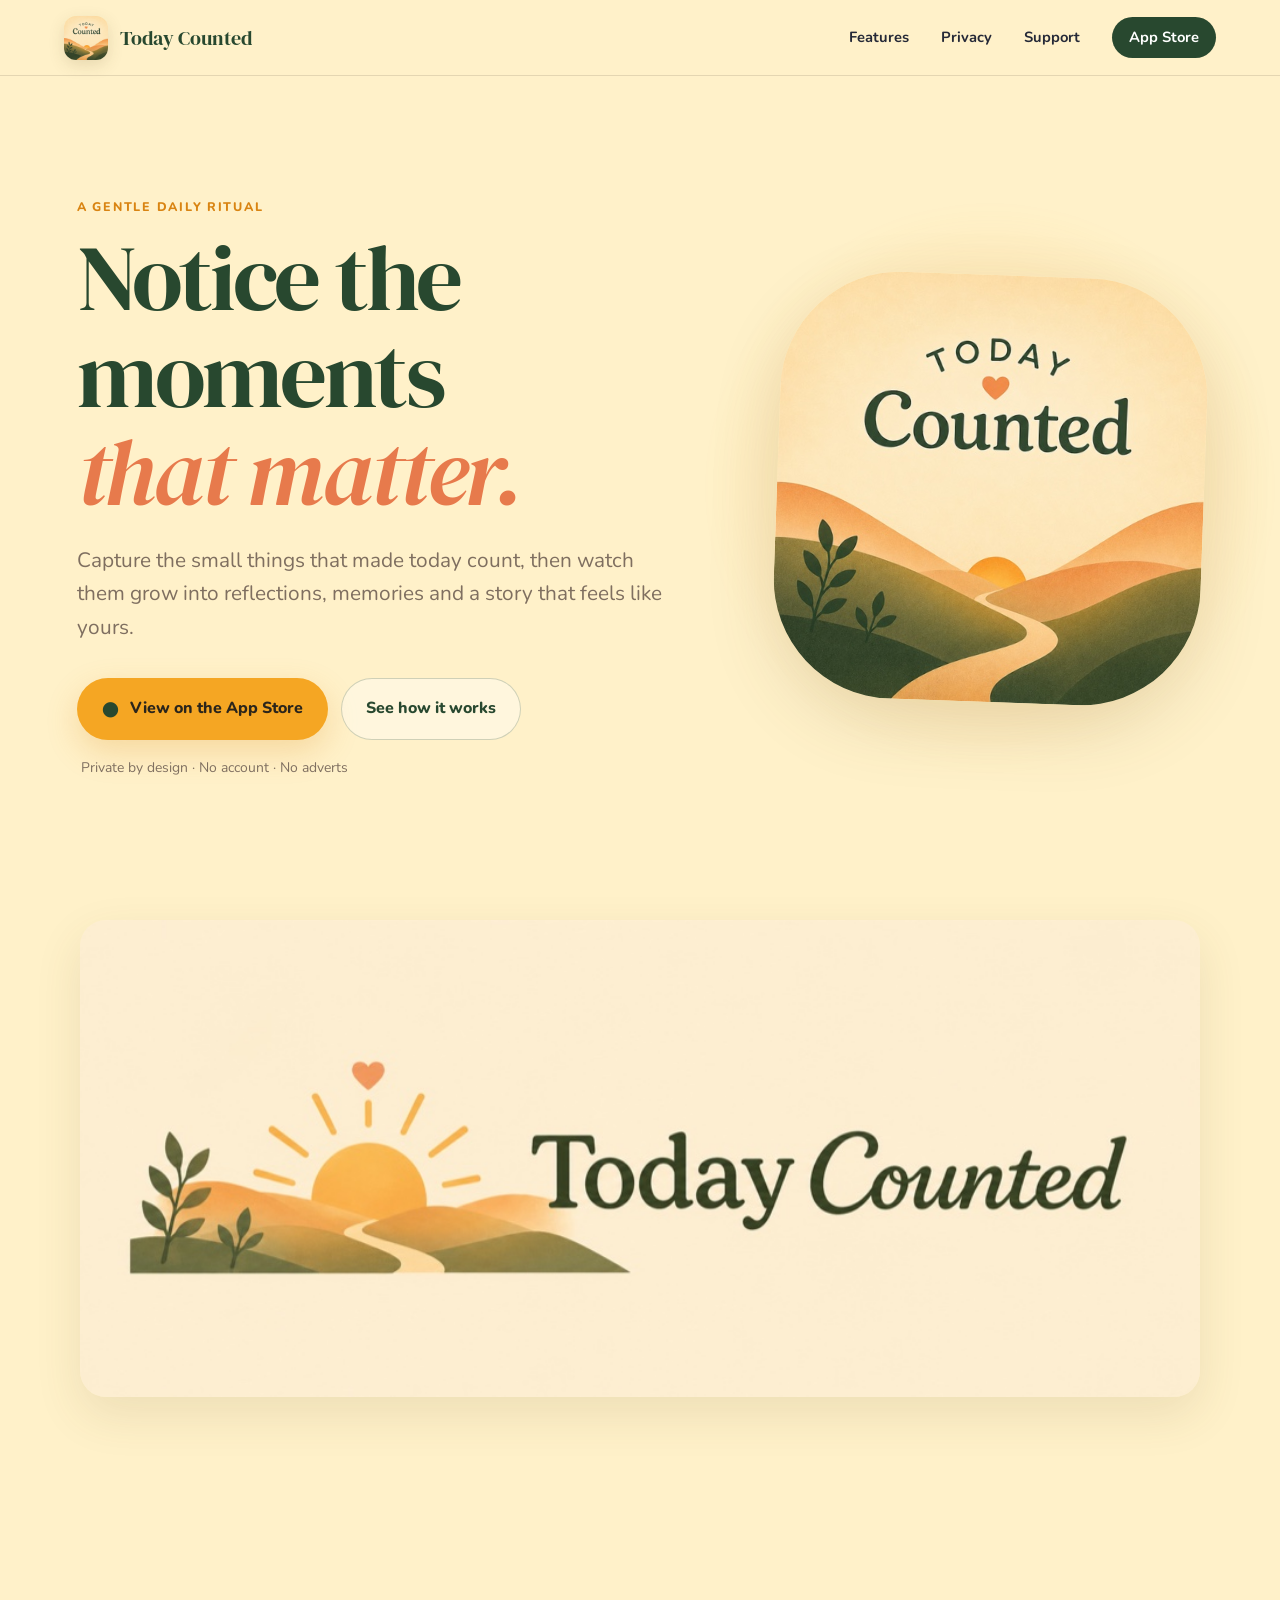
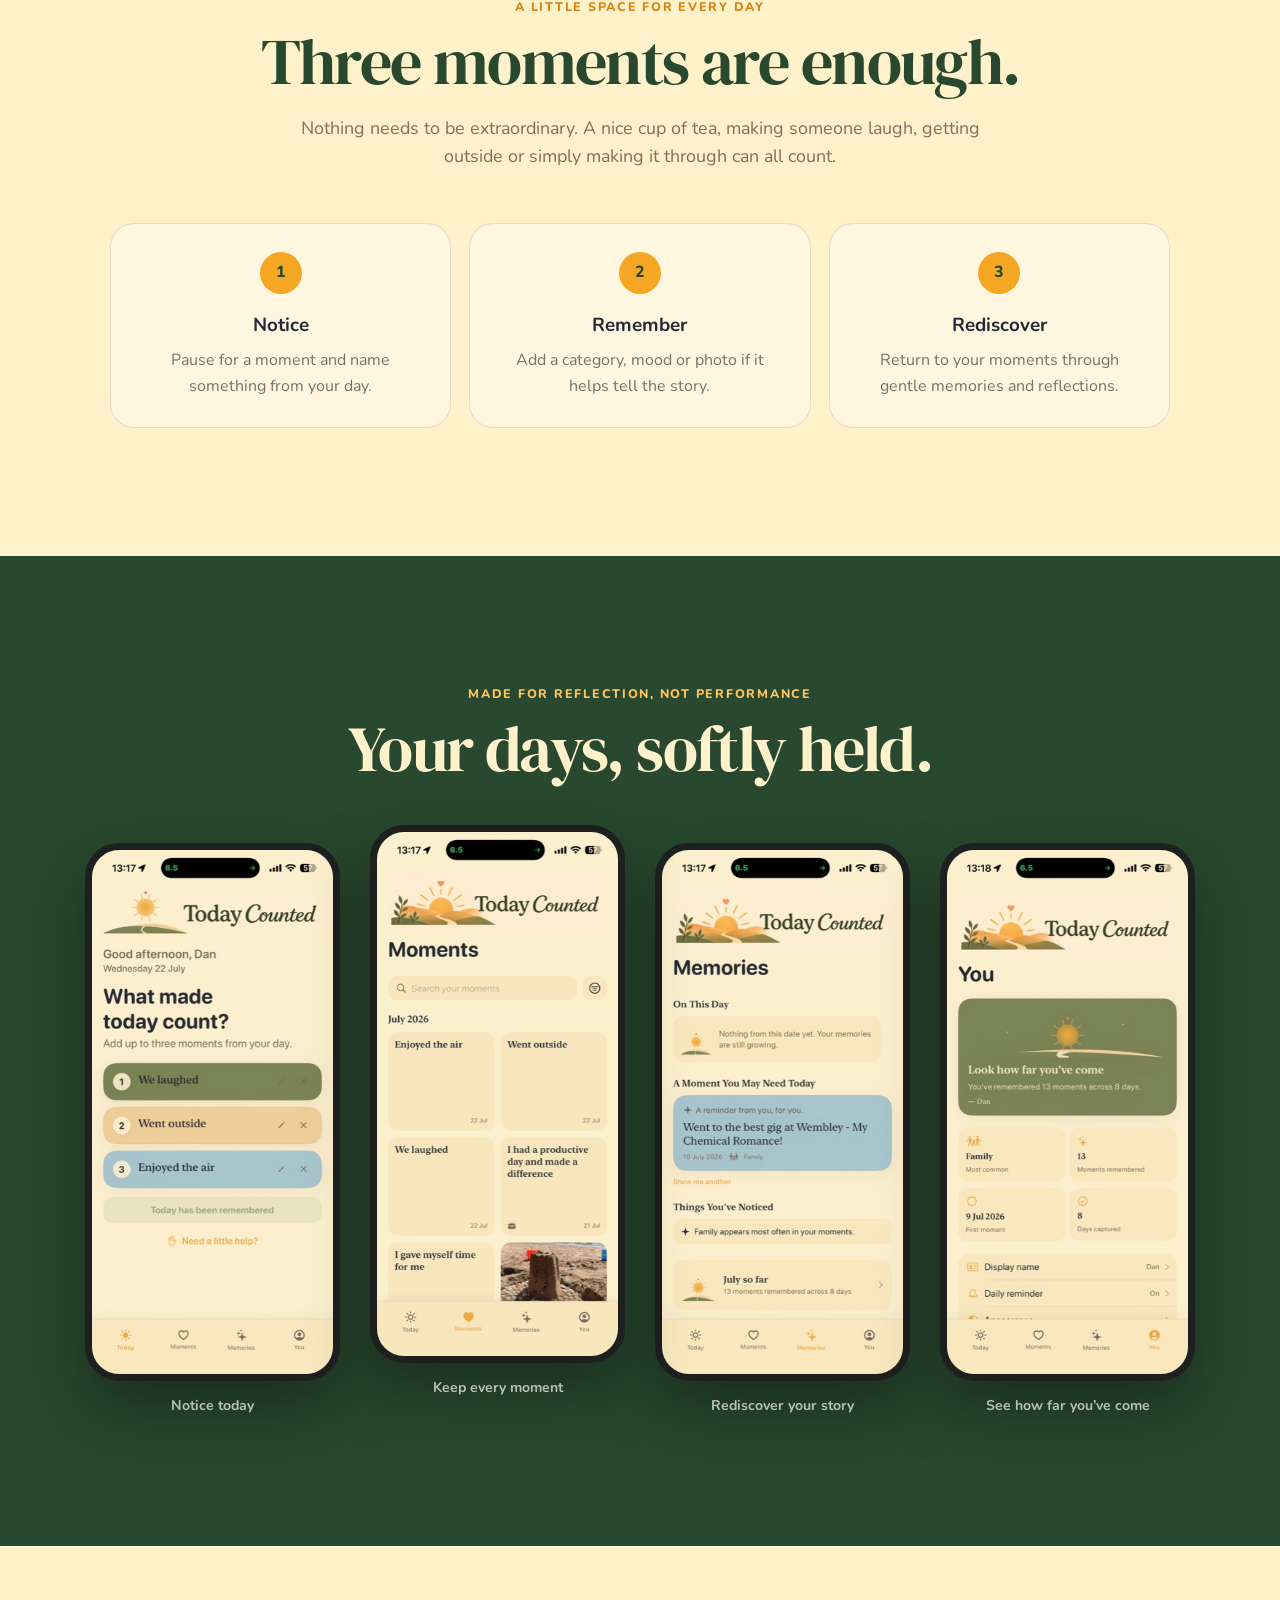
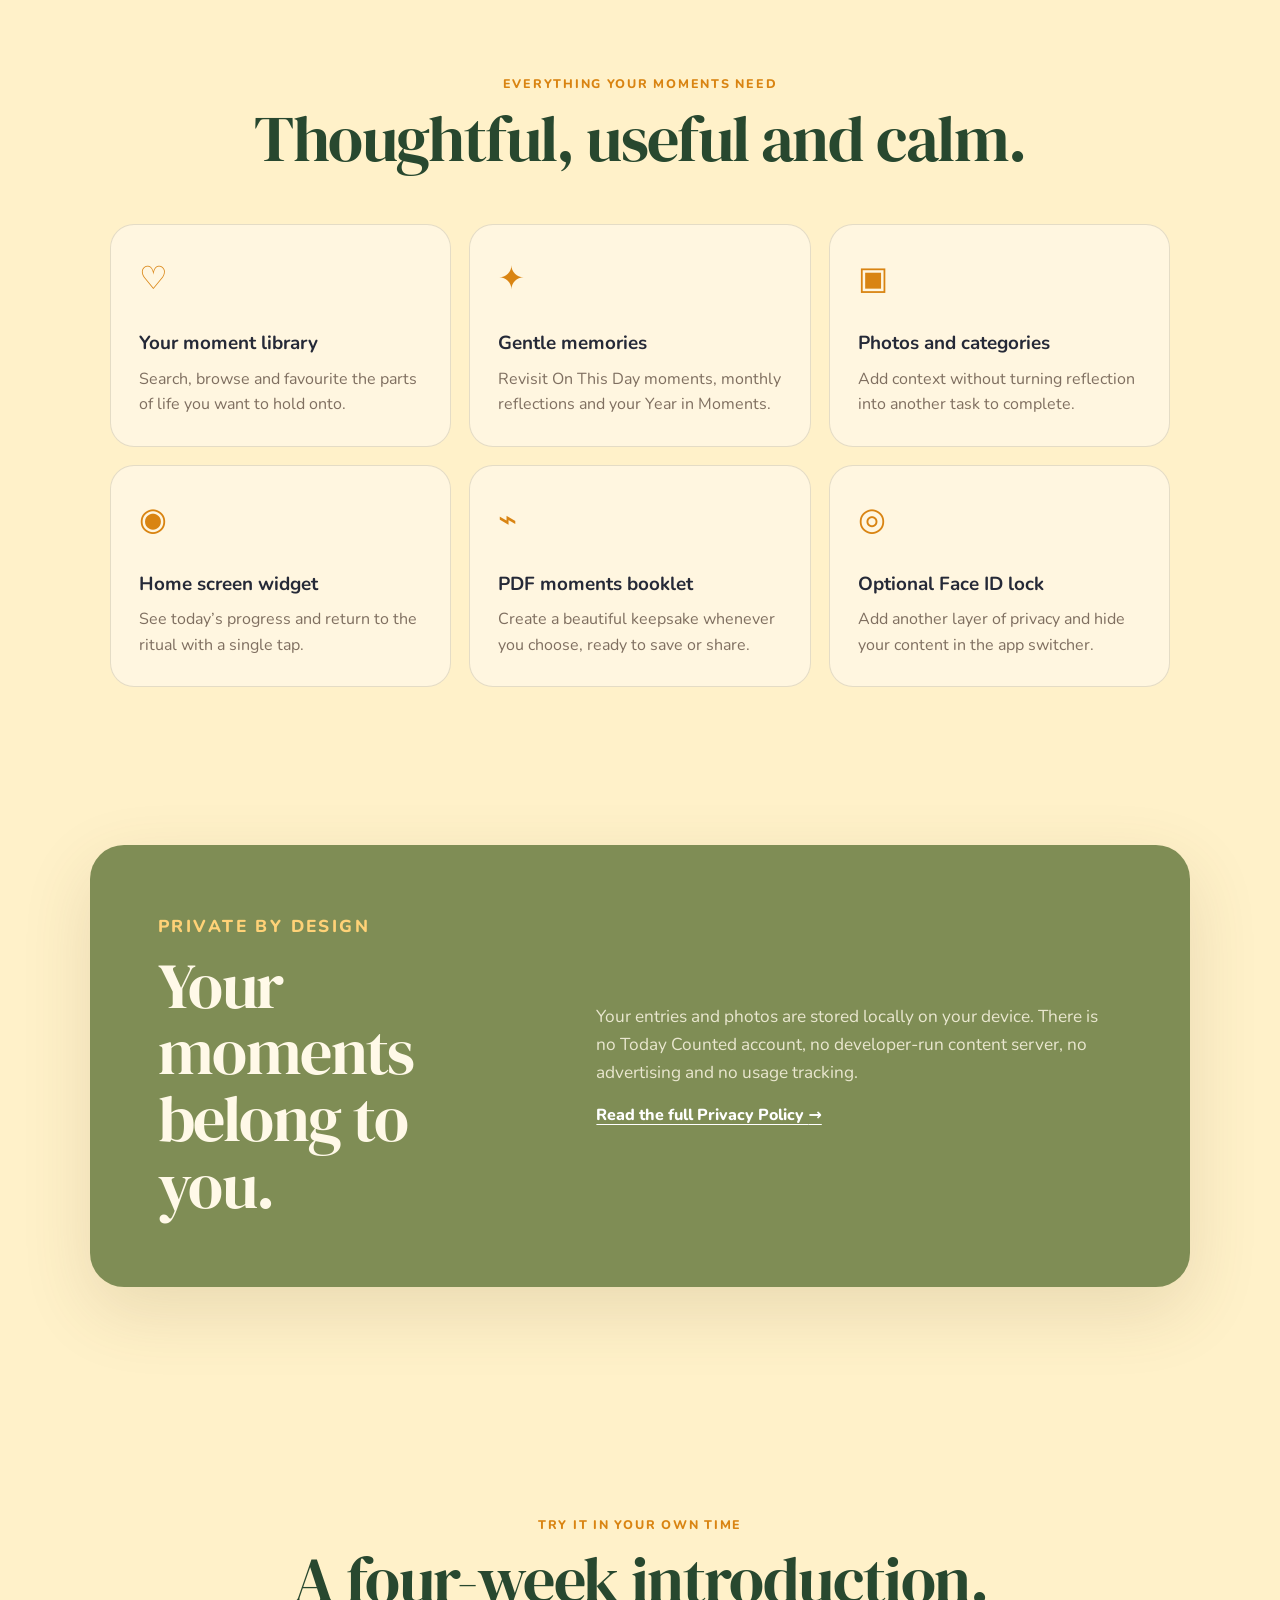
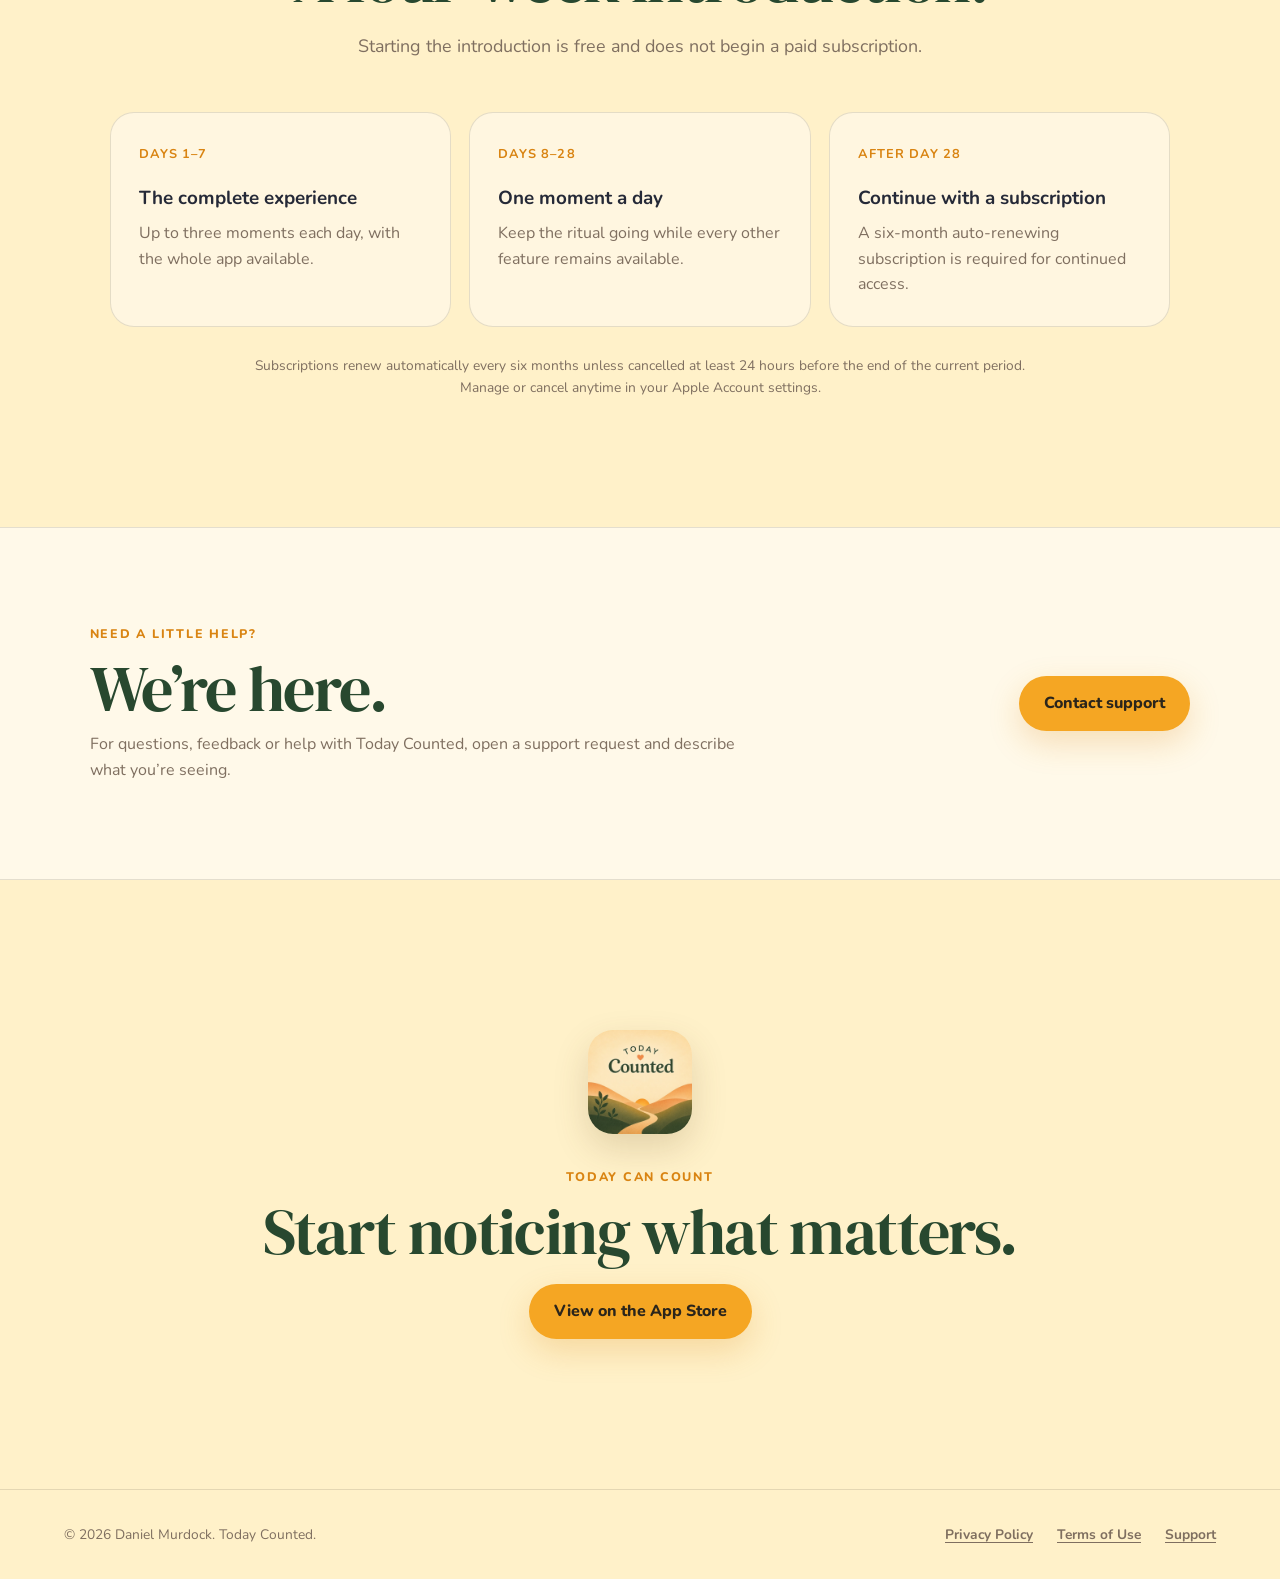
<file: index.html>
<!doctype html>
<html lang="en-GB">
<head>
  <meta charset="utf-8">
  <meta name="viewport" content="width=device-width, initial-scale=1">
  <meta name="description" content="Today Counted helps you notice the moments that matter, one gentle day at a time.">
  <meta name="theme-color" content="#fff1c9">
  <meta property="og:title" content="Today Counted — Notice the moments that matter">
  <meta property="og:description" content="A private, gentle way to remember what made each day count.">
  <meta property="og:type" content="website">
  <meta property="og:url" content="https://dmurdock-bot.github.io/Today-Counted/">
  <meta property="og:image" content="https://dmurdock-bot.github.io/Today-Counted/assets/app-icon.jpg">
  <title>Today Counted — Notice the moments that matter</title>
  <link rel="icon" href="assets/app-icon.jpg">
  <link rel="preconnect" href="https://fonts.googleapis.com">
  <link rel="preconnect" href="https://fonts.gstatic.com" crossorigin>
  <link href="https://fonts.googleapis.com/css2?family=DM+Serif+Display&family=Nunito:wght@400;500;600;700;800&display=swap" rel="stylesheet">
  <link rel="stylesheet" href="styles.css">
</head>
<body>
  <a class="skip-link" href="#main">Skip to content</a>

  <header class="site-header">
    <a class="brand" href="#top" aria-label="Today Counted home">
      <img src="assets/app-icon.jpg" alt="" width="44" height="44">
      <span>Today Counted</span>
    </a>
    <nav aria-label="Main navigation">
      <a href="#features">Features</a>
      <a href="#privacy">Privacy</a>
      <a href="#support">Support</a>
      <a class="nav-cta" href="https://apps.apple.com/app/id6792581385">App Store</a>
    </nav>
  </header>

  <main id="main">
    <section class="hero" id="top">
      <div class="hero-copy">
        <p class="eyebrow">A gentle daily ritual</p>
        <h1>Notice the moments<br><em>that matter.</em></h1>
        <p class="hero-intro">Capture the small things that made today count, then watch them grow into reflections, memories and a story that feels like yours.</p>
        <div class="hero-actions">
          <a class="button button-primary" href="https://apps.apple.com/app/id6792581385">
            <span class="apple-mark" aria-hidden="true">●</span>
            View on the App Store
          </a>
          <a class="button button-secondary" href="#how-it-works">See how it works</a>
        </div>
        <p class="hero-note">Private by design · No account · No adverts</p>
      </div>

      <div class="hero-art" aria-label="Today Counted app icon">
        <div class="sun-glow"></div>
        <img src="assets/app-icon.jpg" alt="Today Counted illustrated landscape with a sunrise">
      </div>
    </section>

    <section class="wordmark-strip" aria-label="Today Counted landscape">
      <img src="assets/wordmark.jpg" alt="Today Counted wordmark beside a sunrise over rolling hills">
    </section>

    <section class="section section-centred" id="how-it-works">
      <p class="eyebrow">A little space for every day</p>
      <h2>Three moments are enough.</h2>
      <p class="section-lead">Nothing needs to be extraordinary. A nice cup of tea, making someone laugh, getting outside or simply making it through can all count.</p>

      <div class="steps">
        <article>
          <span class="step-number">1</span>
          <h3>Notice</h3>
          <p>Pause for a moment and name something from your day.</p>
        </article>
        <article>
          <span class="step-number">2</span>
          <h3>Remember</h3>
          <p>Add a category, mood or photo if it helps tell the story.</p>
        </article>
        <article>
          <span class="step-number">3</span>
          <h3>Rediscover</h3>
          <p>Return to your moments through gentle memories and reflections.</p>
        </article>
      </div>
    </section>

    <section class="screens-section" aria-labelledby="screens-title">
      <div class="section-heading">
        <p class="eyebrow">Made for reflection, not performance</p>
        <h2 id="screens-title">Your days, softly held.</h2>
      </div>
      <div class="screens">
        <figure>
          <img src="assets/today.jpg" alt="Today Counted Today screen showing three remembered moments">
          <figcaption>Notice today</figcaption>
        </figure>
        <figure class="featured">
          <img src="assets/moments.jpg" alt="Today Counted Moments screen showing a private moment library">
          <figcaption>Keep every moment</figcaption>
        </figure>
        <figure>
          <img src="assets/memories.jpg" alt="Today Counted Memories screen showing reflections and insights">
          <figcaption>Rediscover your story</figcaption>
        </figure>
        <figure>
          <img src="assets/you.jpg" alt="Today Counted You screen showing personal statistics and settings">
          <figcaption>See how far you’ve come</figcaption>
        </figure>
      </div>
    </section>

    <section class="section" id="features">
      <div class="section-heading">
        <p class="eyebrow">Everything your moments need</p>
        <h2>Thoughtful, useful and calm.</h2>
      </div>
      <div class="feature-grid">
        <article>
          <span aria-hidden="true">♡</span>
          <h3>Your moment library</h3>
          <p>Search, browse and favourite the parts of life you want to hold onto.</p>
        </article>
        <article>
          <span aria-hidden="true">✦</span>
          <h3>Gentle memories</h3>
          <p>Revisit On This Day moments, monthly reflections and your Year in Moments.</p>
        </article>
        <article>
          <span aria-hidden="true">▣</span>
          <h3>Photos and categories</h3>
          <p>Add context without turning reflection into another task to complete.</p>
        </article>
        <article>
          <span aria-hidden="true">◉</span>
          <h3>Home screen widget</h3>
          <p>See today’s progress and return to the ritual with a single tap.</p>
        </article>
        <article>
          <span aria-hidden="true">⌁</span>
          <h3>PDF moments booklet</h3>
          <p>Create a beautiful keepsake whenever you choose, ready to save or share.</p>
        </article>
        <article>
          <span aria-hidden="true">◎</span>
          <h3>Optional Face ID lock</h3>
          <p>Add another layer of privacy and hide your content in the app switcher.</p>
        </article>
      </div>
    </section>

    <section class="privacy-panel" id="privacy">
      <div>
        <p class="eyebrow">Private by design</p>
        <h2>Your moments belong to you.</h2>
      </div>
      <div>
        <p>Your entries and photos are stored locally on your device. There is no Today Counted account, no developer-run content server, no advertising and no usage tracking.</p>
        <a class="text-link" href="privacy.html">Read the full Privacy Policy <span aria-hidden="true">→</span></a>
      </div>
    </section>

    <section class="section introduction" aria-labelledby="introduction-title">
      <div class="section-heading">
        <p class="eyebrow">Try it in your own time</p>
        <h2 id="introduction-title">A four-week introduction.</h2>
        <p class="section-lead">Starting the introduction is free and does not begin a paid subscription.</p>
      </div>
      <div class="timeline">
        <article>
          <strong>Days 1–7</strong>
          <h3>The complete experience</h3>
          <p>Up to three moments each day, with the whole app available.</p>
        </article>
        <article>
          <strong>Days 8–28</strong>
          <h3>One moment a day</h3>
          <p>Keep the ritual going while every other feature remains available.</p>
        </article>
        <article>
          <strong>After day 28</strong>
          <h3>Continue with a subscription</h3>
          <p>A six-month auto-renewing subscription is required for continued access.</p>
        </article>
      </div>
      <p class="subscription-note">Subscriptions renew automatically every six months unless cancelled at least 24 hours before the end of the current period. Manage or cancel anytime in your Apple Account settings.</p>
    </section>

    <section class="support-section" id="support">
      <div>
        <p class="eyebrow">Need a little help?</p>
        <h2>We’re here.</h2>
        <p>For questions, feedback or help with Today Counted, open a support request and describe what you’re seeing.</p>
      </div>
      <a class="button button-primary" href="https://github.com/dmurdock-bot/Today-Counted/issues/new">Contact support</a>
    </section>

    <section class="final-cta">
      <img src="assets/app-icon.jpg" alt="" width="104" height="104">
      <p class="eyebrow">Today can count</p>
      <h2>Start noticing what matters.</h2>
      <a class="button button-primary" href="https://apps.apple.com/app/id6792581385">View on the App Store</a>
    </section>
  </main>

  <footer>
    <p>© 2026 Daniel Murdock. Today Counted.</p>
    <div>
      <a href="privacy.html">Privacy Policy</a>
      <a href="https://www.apple.com/legal/internet-services/itunes/dev/stdeula/">Terms of Use</a>
      <a href="#support">Support</a>
    </div>
  </footer>
</body>
</html>
</file>
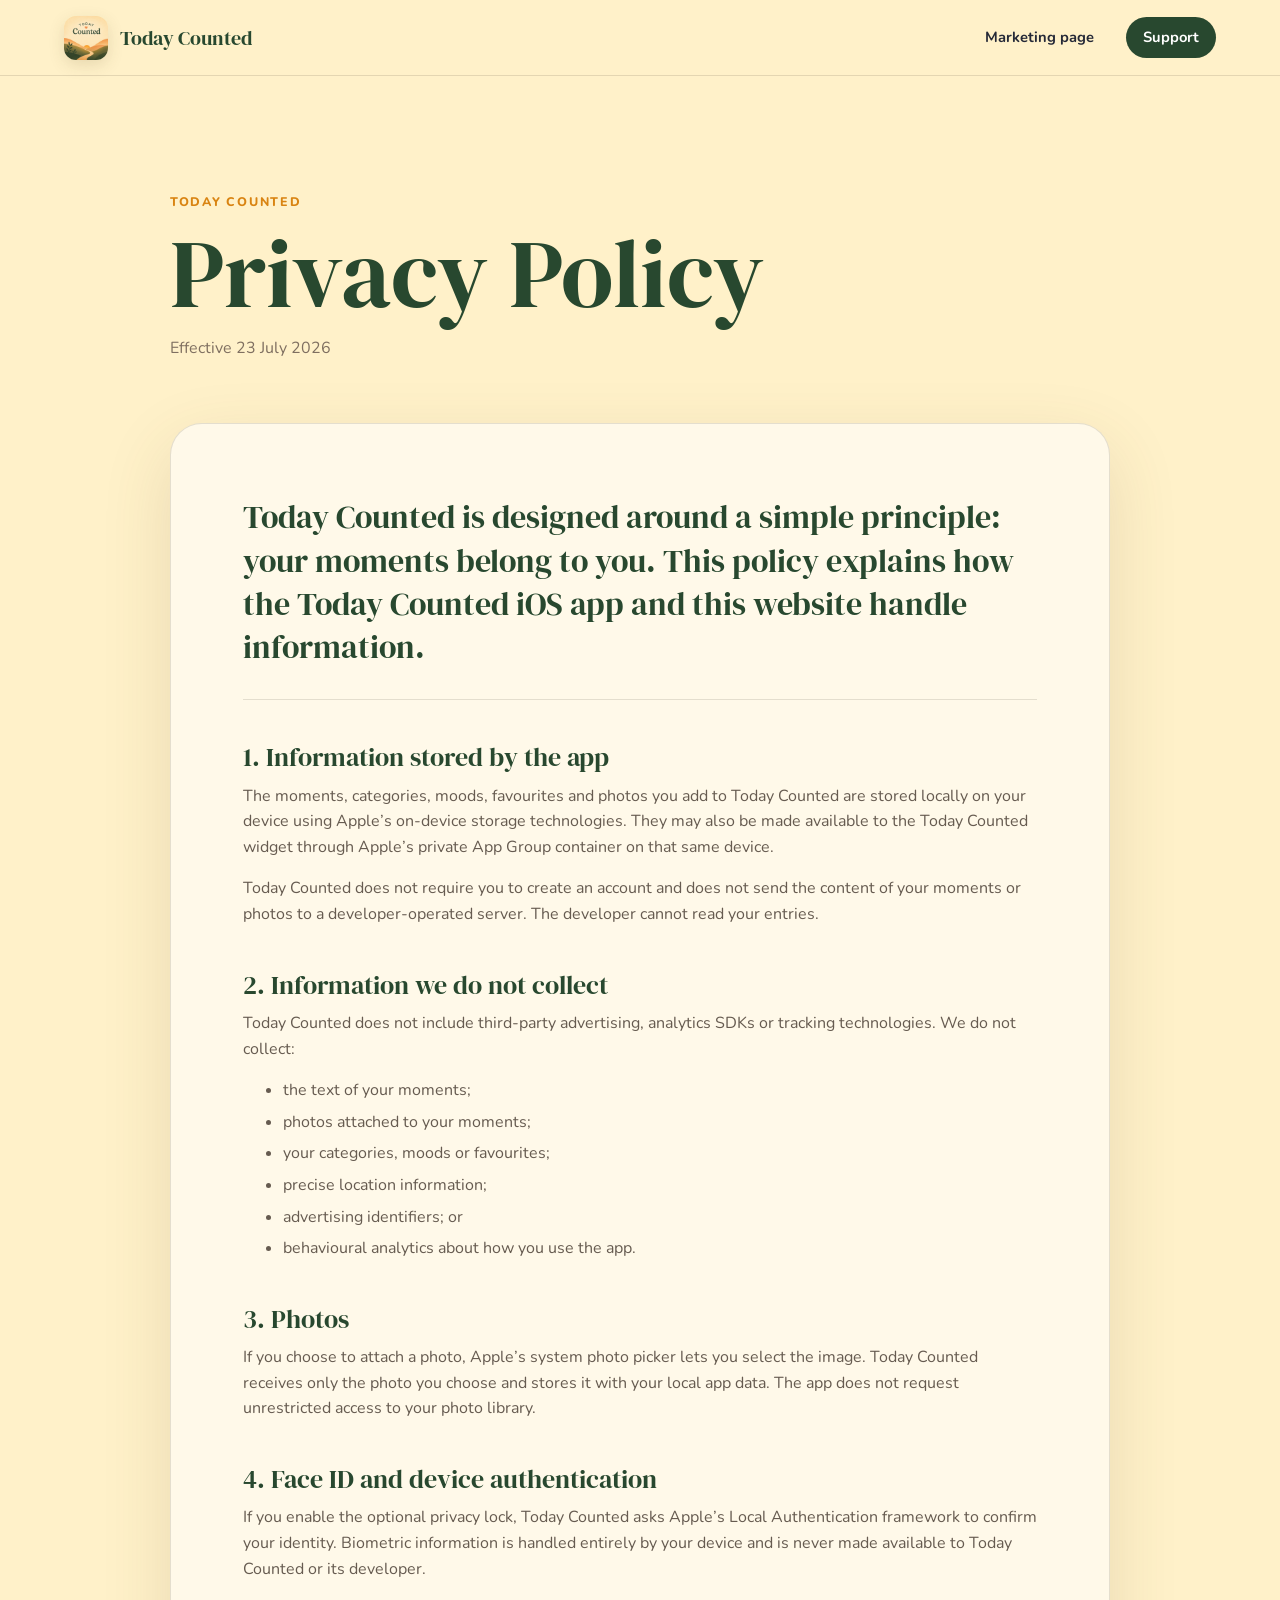
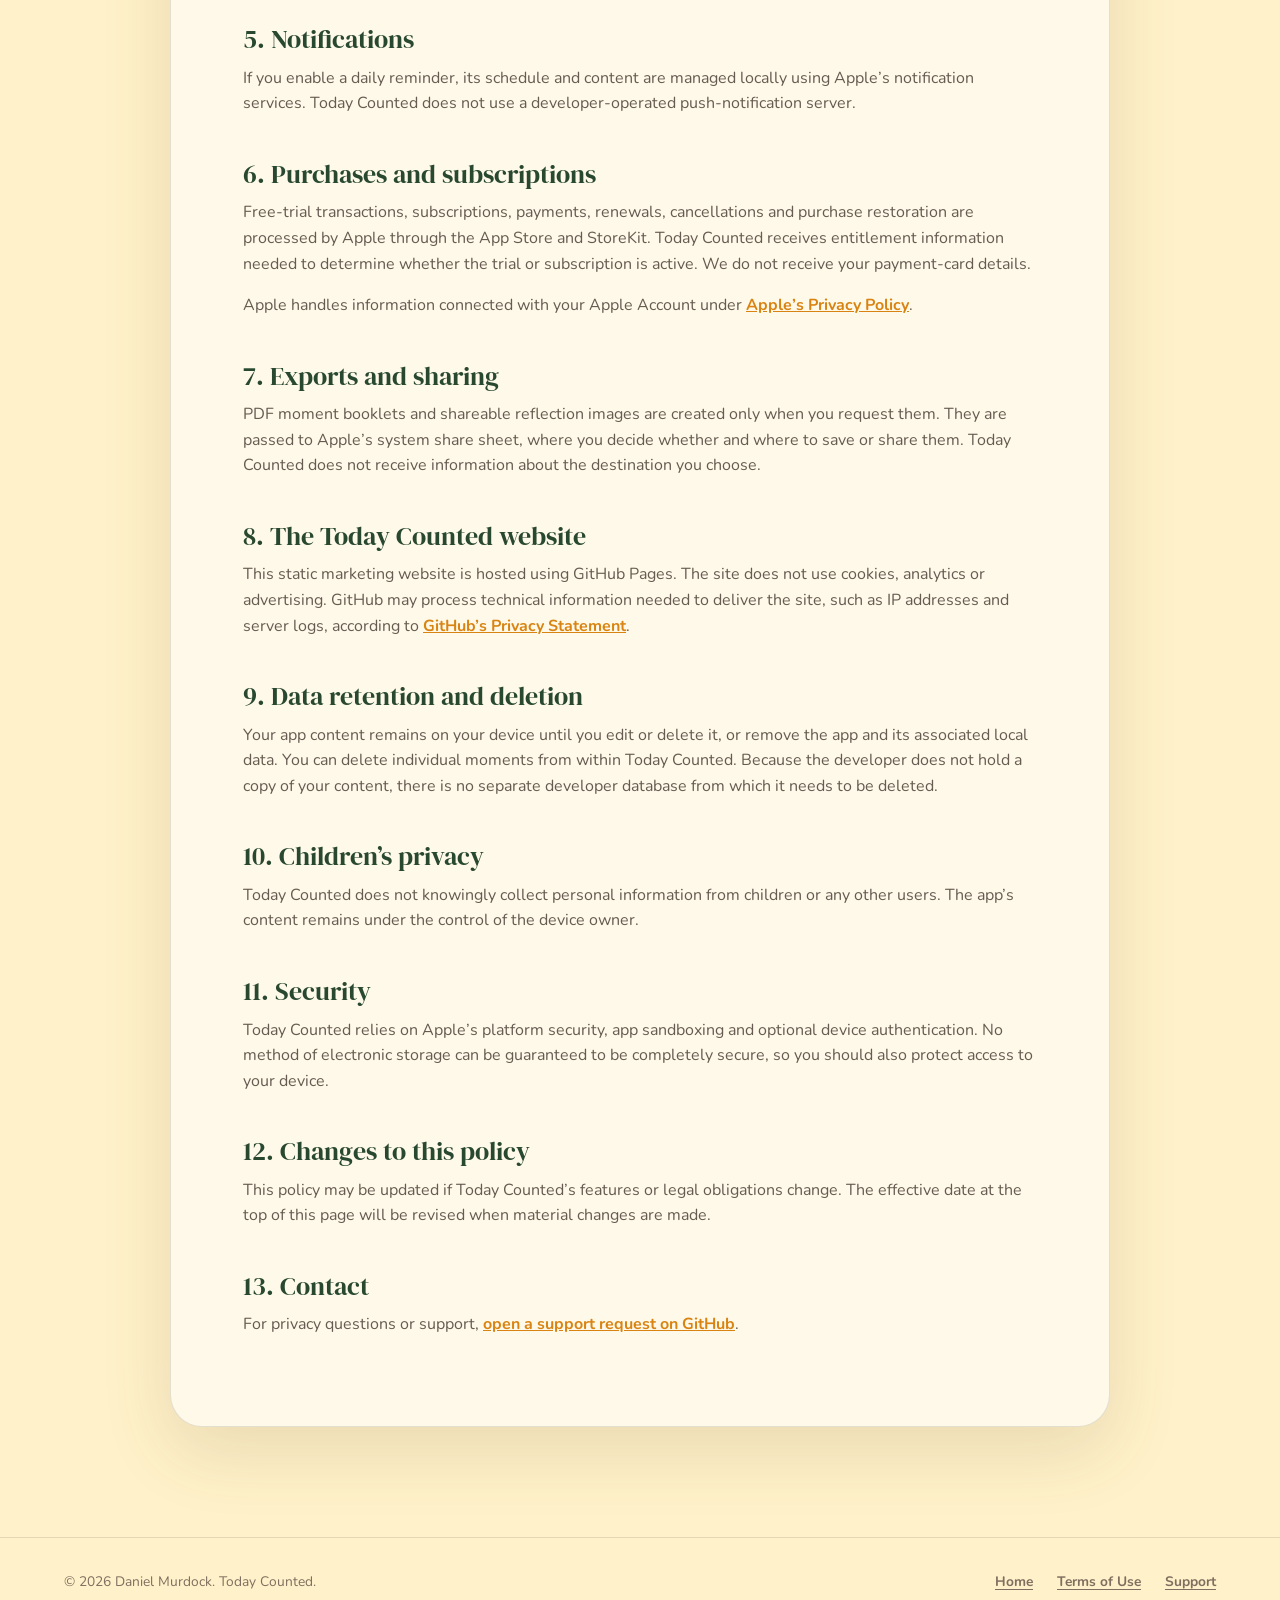
<file: privacy.html>
<!doctype html>
<html lang="en-GB">
<head>
  <meta charset="utf-8">
  <meta name="viewport" content="width=device-width, initial-scale=1">
  <meta name="description" content="Privacy Policy for the Today Counted iOS app.">
  <meta name="theme-color" content="#fff1c9">
  <title>Privacy Policy — Today Counted</title>
  <link rel="icon" href="assets/app-icon.jpg">
  <link rel="preconnect" href="https://fonts.googleapis.com">
  <link rel="preconnect" href="https://fonts.gstatic.com" crossorigin>
  <link href="https://fonts.googleapis.com/css2?family=DM+Serif+Display&family=Nunito:wght@400;500;600;700;800&display=swap" rel="stylesheet">
  <link rel="stylesheet" href="styles.css">
</head>
<body class="policy-page">
  <a class="skip-link" href="#main">Skip to content</a>
  <header class="site-header">
    <a class="brand" href="index.html" aria-label="Today Counted home">
      <img src="assets/app-icon.jpg" alt="" width="44" height="44">
      <span>Today Counted</span>
    </a>
    <nav aria-label="Policy navigation">
      <a href="index.html">Marketing page</a>
      <a class="nav-cta" href="index.html#support">Support</a>
    </nav>
  </header>

  <main id="main" class="policy-shell">
    <header class="policy-hero">
      <p class="eyebrow">Today Counted</p>
      <h1>Privacy Policy</h1>
      <p>Effective 23 July 2026</p>
    </header>

    <article class="policy-card">
      <p class="policy-intro">Today Counted is designed around a simple principle: your moments belong to you. This policy explains how the Today Counted iOS app and this website handle information.</p>

      <h2>1. Information stored by the app</h2>
      <p>The moments, categories, moods, favourites and photos you add to Today Counted are stored locally on your device using Apple’s on-device storage technologies. They may also be made available to the Today Counted widget through Apple’s private App Group container on that same device.</p>
      <p>Today Counted does not require you to create an account and does not send the content of your moments or photos to a developer-operated server. The developer cannot read your entries.</p>

      <h2>2. Information we do not collect</h2>
      <p>Today Counted does not include third-party advertising, analytics SDKs or tracking technologies. We do not collect:</p>
      <ul>
        <li>the text of your moments;</li>
        <li>photos attached to your moments;</li>
        <li>your categories, moods or favourites;</li>
        <li>precise location information;</li>
        <li>advertising identifiers; or</li>
        <li>behavioural analytics about how you use the app.</li>
      </ul>

      <h2>3. Photos</h2>
      <p>If you choose to attach a photo, Apple’s system photo picker lets you select the image. Today Counted receives only the photo you choose and stores it with your local app data. The app does not request unrestricted access to your photo library.</p>

      <h2>4. Face ID and device authentication</h2>
      <p>If you enable the optional privacy lock, Today Counted asks Apple’s Local Authentication framework to confirm your identity. Biometric information is handled entirely by your device and is never made available to Today Counted or its developer.</p>

      <h2>5. Notifications</h2>
      <p>If you enable a daily reminder, its schedule and content are managed locally using Apple’s notification services. Today Counted does not use a developer-operated push-notification server.</p>

      <h2>6. Purchases and subscriptions</h2>
      <p>Free-trial transactions, subscriptions, payments, renewals, cancellations and purchase restoration are processed by Apple through the App Store and StoreKit. Today Counted receives entitlement information needed to determine whether the trial or subscription is active. We do not receive your payment-card details.</p>
      <p>Apple handles information connected with your Apple Account under <a href="https://www.apple.com/legal/privacy/">Apple’s Privacy Policy</a>.</p>

      <h2>7. Exports and sharing</h2>
      <p>PDF moment booklets and shareable reflection images are created only when you request them. They are passed to Apple’s system share sheet, where you decide whether and where to save or share them. Today Counted does not receive information about the destination you choose.</p>

      <h2>8. The Today Counted website</h2>
      <p>This static marketing website is hosted using GitHub Pages. The site does not use cookies, analytics or advertising. GitHub may process technical information needed to deliver the site, such as IP addresses and server logs, according to <a href="https://docs.github.com/en/site-policy/privacy-policies/github-general-privacy-statement">GitHub’s Privacy Statement</a>.</p>

      <h2>9. Data retention and deletion</h2>
      <p>Your app content remains on your device until you edit or delete it, or remove the app and its associated local data. You can delete individual moments from within Today Counted. Because the developer does not hold a copy of your content, there is no separate developer database from which it needs to be deleted.</p>

      <h2>10. Children’s privacy</h2>
      <p>Today Counted does not knowingly collect personal information from children or any other users. The app’s content remains under the control of the device owner.</p>

      <h2>11. Security</h2>
      <p>Today Counted relies on Apple’s platform security, app sandboxing and optional device authentication. No method of electronic storage can be guaranteed to be completely secure, so you should also protect access to your device.</p>

      <h2>12. Changes to this policy</h2>
      <p>This policy may be updated if Today Counted’s features or legal obligations change. The effective date at the top of this page will be revised when material changes are made.</p>

      <h2>13. Contact</h2>
      <p>For privacy questions or support, <a href="https://github.com/dmurdock-bot/Today-Counted/issues/new">open a support request on GitHub</a>.</p>
    </article>
  </main>

  <footer>
    <p>© 2026 Daniel Murdock. Today Counted.</p>
    <div>
      <a href="index.html">Home</a>
      <a href="https://www.apple.com/legal/internet-services/itunes/dev/stdeula/">Terms of Use</a>
      <a href="index.html#support">Support</a>
    </div>
  </footer>
</body>
</html>
</file>
<file: styles.css>
:root {
  --cream: #fff1c9;
  --cream-deep: #f7dfaa;
  --paper: #fff9e9;
  --amber: #f5a623;
  --amber-dark: #d98412;
  --terracotta: #e77a4c;
  --green: #28482f;
  --olive: #7f8d55;
  --ink: #252937;
  --muted: #7f6f60;
  --line: rgba(69, 61, 48, 0.14);
  --shadow: 0 24px 70px rgba(101, 76, 34, 0.14);
}

*, *::before, *::after {
  box-sizing: border-box;
}

html {
  scroll-behavior: smooth;
}

body {
  margin: 0;
  background: var(--cream);
  color: var(--ink);
  font-family: "Nunito", system-ui, -apple-system, BlinkMacSystemFont, "Segoe UI", sans-serif;
  line-height: 1.6;
}

img {
  max-width: 100%;
}

a {
  color: inherit;
}

.skip-link {
  position: fixed;
  top: 8px;
  left: 8px;
  z-index: 1000;
  transform: translateY(-160%);
  background: var(--ink);
  color: white;
  padding: 10px 14px;
  border-radius: 10px;
}

.skip-link:focus {
  transform: translateY(0);
}

.site-header {
  position: sticky;
  top: 0;
  z-index: 100;
  min-height: 76px;
  padding: 12px clamp(20px, 5vw, 72px);
  display: flex;
  align-items: center;
  justify-content: space-between;
  gap: 24px;
  background: rgba(255, 241, 201, 0.88);
  border-bottom: 1px solid var(--line);
  backdrop-filter: blur(18px);
}

.brand {
  display: inline-flex;
  align-items: center;
  gap: 12px;
  color: var(--green);
  font-family: "DM Serif Display", Georgia, serif;
  font-size: 1.25rem;
  text-decoration: none;
}

.brand img {
  border-radius: 12px;
  box-shadow: 0 5px 16px rgba(92, 71, 31, 0.15);
}

.site-header nav {
  display: flex;
  align-items: center;
  gap: clamp(14px, 2.5vw, 32px);
}

.site-header nav a {
  font-size: 0.92rem;
  font-weight: 700;
  text-decoration: none;
}

.site-header nav a:not(.nav-cta):hover,
.site-header nav a:not(.nav-cta):focus-visible {
  color: var(--amber-dark);
}

.nav-cta {
  background: var(--green);
  color: white;
  padding: 9px 17px;
  border-radius: 999px;
}

.hero {
  min-height: calc(100vh - 76px);
  max-width: 1280px;
  margin: 0 auto;
  padding: clamp(64px, 9vw, 120px) clamp(24px, 6vw, 86px);
  display: grid;
  grid-template-columns: minmax(0, 1.05fr) minmax(320px, 0.75fr);
  align-items: center;
  gap: clamp(40px, 8vw, 110px);
  overflow: hidden;
}

.eyebrow {
  margin: 0 0 12px;
  color: var(--amber-dark);
  font-size: 0.78rem;
  font-weight: 800;
  letter-spacing: 0.14em;
  text-transform: uppercase;
}

h1, h2, h3, p {
  margin-top: 0;
}

h1, h2 {
  font-family: "DM Serif Display", Georgia, serif;
  color: var(--green);
  font-weight: 400;
  line-height: 1.04;
}

.hero h1 {
  margin-bottom: 24px;
  font-size: clamp(3.4rem, 7.3vw, 6.8rem);
  letter-spacing: -0.035em;
}

.hero h1 em {
  color: var(--terracotta);
  font-weight: inherit;
}

.hero-intro {
  max-width: 620px;
  margin-bottom: 34px;
  color: var(--muted);
  font-size: clamp(1.08rem, 2vw, 1.3rem);
}

.hero-actions {
  display: flex;
  flex-wrap: wrap;
  gap: 13px;
}

.button {
  min-height: 52px;
  padding: 14px 24px;
  display: inline-flex;
  align-items: center;
  justify-content: center;
  gap: 10px;
  border: 1px solid transparent;
  border-radius: 999px;
  font-weight: 800;
  text-decoration: none;
  transition: transform 180ms ease, box-shadow 180ms ease, background 180ms ease;
}

.button:hover,
.button:focus-visible {
  transform: translateY(-2px);
}

.button-primary {
  background: var(--amber);
  color: #2b251b;
  box-shadow: 0 12px 32px rgba(217, 132, 18, 0.23);
}

.button-primary:hover,
.button-primary:focus-visible {
  background: #ffb538;
}

.button-secondary {
  border-color: rgba(40, 72, 47, 0.22);
  background: rgba(255, 255, 255, 0.38);
  color: var(--green);
}

.apple-mark {
  position: relative;
  width: 18px;
  overflow: hidden;
  color: var(--green);
  font-size: 1.25rem;
}

.hero-note {
  margin: 17px 0 0 4px;
  color: var(--muted);
  font-size: 0.87rem;
}

.hero-art {
  position: relative;
  max-width: 500px;
  justify-self: center;
}

.hero-art img {
  position: relative;
  display: block;
  width: min(100%, 480px);
  border-radius: 28%;
  box-shadow: var(--shadow);
  transform: rotate(2deg);
}

.sun-glow {
  position: absolute;
  inset: -20%;
  background: radial-gradient(circle, rgba(245, 166, 35, 0.34), transparent 66%);
  filter: blur(10px);
}

.wordmark-strip {
  padding: 20px clamp(20px, 5vw, 72px) 72px;
}

.wordmark-strip img {
  display: block;
  width: min(1120px, 100%);
  margin: 0 auto;
  border-radius: 26px;
  box-shadow: 0 18px 48px rgba(91, 69, 30, 0.11);
}

.section {
  max-width: 1180px;
  margin: 0 auto;
  padding: clamp(84px, 10vw, 128px) clamp(24px, 5vw, 60px);
}

.section-centred,
.section-heading {
  text-align: center;
}

.section h2,
.screens-section h2,
.privacy-panel h2,
.support-section h2,
.final-cta h2 {
  margin-bottom: 18px;
  font-size: clamp(2.3rem, 5vw, 4.2rem);
  letter-spacing: -0.025em;
}

.section-lead {
  max-width: 680px;
  margin: 0 auto 52px;
  color: var(--muted);
  font-size: 1.12rem;
}

.steps {
  display: grid;
  grid-template-columns: repeat(3, 1fr);
  gap: 18px;
}

.steps article,
.feature-grid article,
.timeline article {
  background: rgba(255, 249, 233, 0.72);
  border: 1px solid var(--line);
  border-radius: 24px;
  padding: 28px;
}

.step-number {
  width: 42px;
  height: 42px;
  margin: 0 auto 16px;
  display: grid;
  place-items: center;
  background: var(--amber);
  border-radius: 50%;
  color: var(--green);
  font-weight: 800;
}

.steps h3,
.feature-grid h3,
.timeline h3 {
  margin-bottom: 8px;
  color: var(--ink);
  font-size: 1.18rem;
}

.steps p,
.feature-grid p,
.timeline p {
  margin-bottom: 0;
  color: var(--muted);
}

.screens-section {
  padding: clamp(80px, 10vw, 130px) 24px;
  overflow: hidden;
  background: var(--green);
  color: white;
}

.screens-section .eyebrow {
  color: #ffc45c;
}

.screens-section h2 {
  color: var(--cream);
}

.screens {
  max-width: 1220px;
  margin: 60px auto 0;
  display: flex;
  align-items: center;
  justify-content: center;
  gap: clamp(12px, 2.4vw, 30px);
}

.screens figure {
  width: min(22%, 255px);
  margin: 0;
  transition: transform 220ms ease;
}

.screens figure:hover {
  transform: translateY(-8px);
}

.screens figure.featured {
  transform: translateY(-18px);
}

.screens figure.featured:hover {
  transform: translateY(-26px);
}

.screens img {
  display: block;
  width: 100%;
  border: 7px solid #1d201e;
  border-radius: 34px;
  box-shadow: 0 28px 60px rgba(0, 0, 0, 0.34);
}

.screens figcaption {
  margin-top: 14px;
  color: rgba(255, 255, 255, 0.68);
  font-size: 0.88rem;
  font-weight: 700;
  text-align: center;
}

.feature-grid {
  display: grid;
  grid-template-columns: repeat(3, 1fr);
  gap: 18px;
  margin-top: 52px;
}

.feature-grid article {
  min-height: 220px;
  transition: transform 180ms ease, border-color 180ms ease;
}

.feature-grid article:hover {
  transform: translateY(-4px);
  border-color: rgba(217, 132, 18, 0.35);
}

.feature-grid article > span {
  display: block;
  margin-bottom: 24px;
  color: var(--amber-dark);
  font-family: Georgia, serif;
  font-size: 2rem;
}

.privacy-panel {
  max-width: 1100px;
  margin: 30px auto 100px;
  padding: clamp(34px, 6vw, 68px);
  display: grid;
  grid-template-columns: 0.8fr 1.2fr;
  gap: clamp(32px, 7vw, 88px);
  align-items: center;
  background: var(--olive);
  border-radius: 34px;
  color: #fff9e8;
  box-shadow: var(--shadow);
}

.privacy-panel h2 {
  margin: 0;
  color: #fff9e8;
}

.privacy-panel .eyebrow {
  color: #ffd277;
}

.privacy-panel p {
  color: rgba(255, 249, 232, 0.83);
  font-size: 1.08rem;
}

.text-link {
  color: white;
  font-weight: 800;
  text-underline-offset: 4px;
}

.timeline {
  display: grid;
  grid-template-columns: repeat(3, 1fr);
  gap: 18px;
  margin-top: 50px;
}

.timeline strong {
  display: inline-block;
  margin-bottom: 18px;
  color: var(--amber-dark);
  font-size: 0.8rem;
  letter-spacing: 0.08em;
  text-transform: uppercase;
}

.subscription-note {
  max-width: 780px;
  margin: 28px auto 0;
  color: var(--muted);
  font-size: 0.86rem;
  text-align: center;
}

.support-section {
  padding: clamp(64px, 8vw, 96px) clamp(28px, 7vw, 90px);
  display: flex;
  align-items: center;
  justify-content: space-between;
  gap: 40px;
  background: var(--paper);
  border-top: 1px solid var(--line);
  border-bottom: 1px solid var(--line);
}

.support-section > div {
  max-width: 670px;
}

.support-section h2 {
  margin-bottom: 10px;
}

.support-section p:not(.eyebrow) {
  margin-bottom: 0;
  color: var(--muted);
}

.final-cta {
  padding: clamp(90px, 12vw, 150px) 24px;
  text-align: center;
}

.final-cta img {
  border-radius: 25px;
  box-shadow: 0 14px 35px rgba(102, 74, 26, 0.18);
}

.final-cta .eyebrow {
  margin-top: 24px;
}

footer {
  min-height: 90px;
  padding: 28px clamp(24px, 5vw, 70px);
  display: flex;
  align-items: center;
  justify-content: space-between;
  gap: 24px;
  border-top: 1px solid var(--line);
  color: var(--muted);
  font-size: 0.86rem;
}

footer p {
  margin: 0;
}

footer div {
  display: flex;
  flex-wrap: wrap;
  gap: 24px;
}

footer a {
  font-weight: 700;
  text-underline-offset: 3px;
}

.policy-shell {
  width: min(940px, calc(100% - 40px));
  margin: 0 auto;
  padding: 80px 0 110px;
}

.policy-hero {
  padding: 36px 0 46px;
}

.policy-hero h1 {
  margin-bottom: 12px;
  font-size: clamp(3.2rem, 8vw, 6rem);
}

.policy-hero > p:last-child {
  color: var(--muted);
}

.policy-card {
  padding: clamp(30px, 7vw, 72px);
  background: var(--paper);
  border: 1px solid var(--line);
  border-radius: 32px;
  box-shadow: var(--shadow);
}

.policy-card .policy-intro {
  padding-bottom: 30px;
  border-bottom: 1px solid var(--line);
  color: var(--green);
  font-family: "DM Serif Display", Georgia, serif;
  font-size: clamp(1.5rem, 3vw, 2rem);
  line-height: 1.35;
}

.policy-card h2 {
  margin: 44px 0 12px;
  color: var(--green);
  font-family: "DM Serif Display", Georgia, serif;
  font-size: 1.65rem;
  font-weight: 400;
}

.policy-card p,
.policy-card li {
  color: #665b50;
}

.policy-card a {
  color: var(--amber-dark);
  font-weight: 700;
}

.policy-card li + li {
  margin-top: 6px;
}

@media (max-width: 880px) {
  .hero {
    grid-template-columns: 1fr;
    text-align: center;
  }

  .hero-copy {
    order: 2;
  }

  .hero-art {
    order: 1;
    width: min(68vw, 380px);
  }

  .hero-intro {
    margin-right: auto;
    margin-left: auto;
  }

  .hero-actions {
    justify-content: center;
  }

  .steps,
  .feature-grid,
  .timeline {
    grid-template-columns: 1fr;
  }

  .feature-grid article {
    min-height: auto;
  }

  .privacy-panel {
    margin-right: 20px;
    margin-left: 20px;
    grid-template-columns: 1fr;
  }

  .support-section {
    align-items: flex-start;
    flex-direction: column;
  }
}

@media (max-width: 680px) {
  .site-header nav a:not(.nav-cta) {
    display: none;
  }

  .brand span {
    font-size: 1.05rem;
  }

  .hero {
    min-height: auto;
    padding-top: 55px;
  }

  .hero h1 {
    font-size: clamp(3rem, 15vw, 4.7rem);
  }

  .hero-actions {
    align-items: stretch;
    flex-direction: column;
  }

  .screens {
    width: 720px;
    margin-left: 50%;
    transform: translateX(-50%);
    gap: 14px;
  }

  .screens figure {
    width: 158px;
  }

  .screens figure:nth-child(1),
  .screens figure:nth-child(4) {
    opacity: 0.62;
  }

  .screens img {
    border-width: 5px;
    border-radius: 24px;
  }

  .wordmark-strip {
    padding-bottom: 42px;
  }

  .wordmark-strip img {
    border-radius: 16px;
  }

  footer {
    align-items: flex-start;
    flex-direction: column;
  }

  .policy-shell {
    padding-top: 38px;
  }

  .policy-card {
    border-radius: 22px;
  }
}

@media (prefers-reduced-motion: reduce) {
  html {
    scroll-behavior: auto;
  }

  *, *::before, *::after {
    transition-duration: 0.01ms !important;
  }
}
</file>
